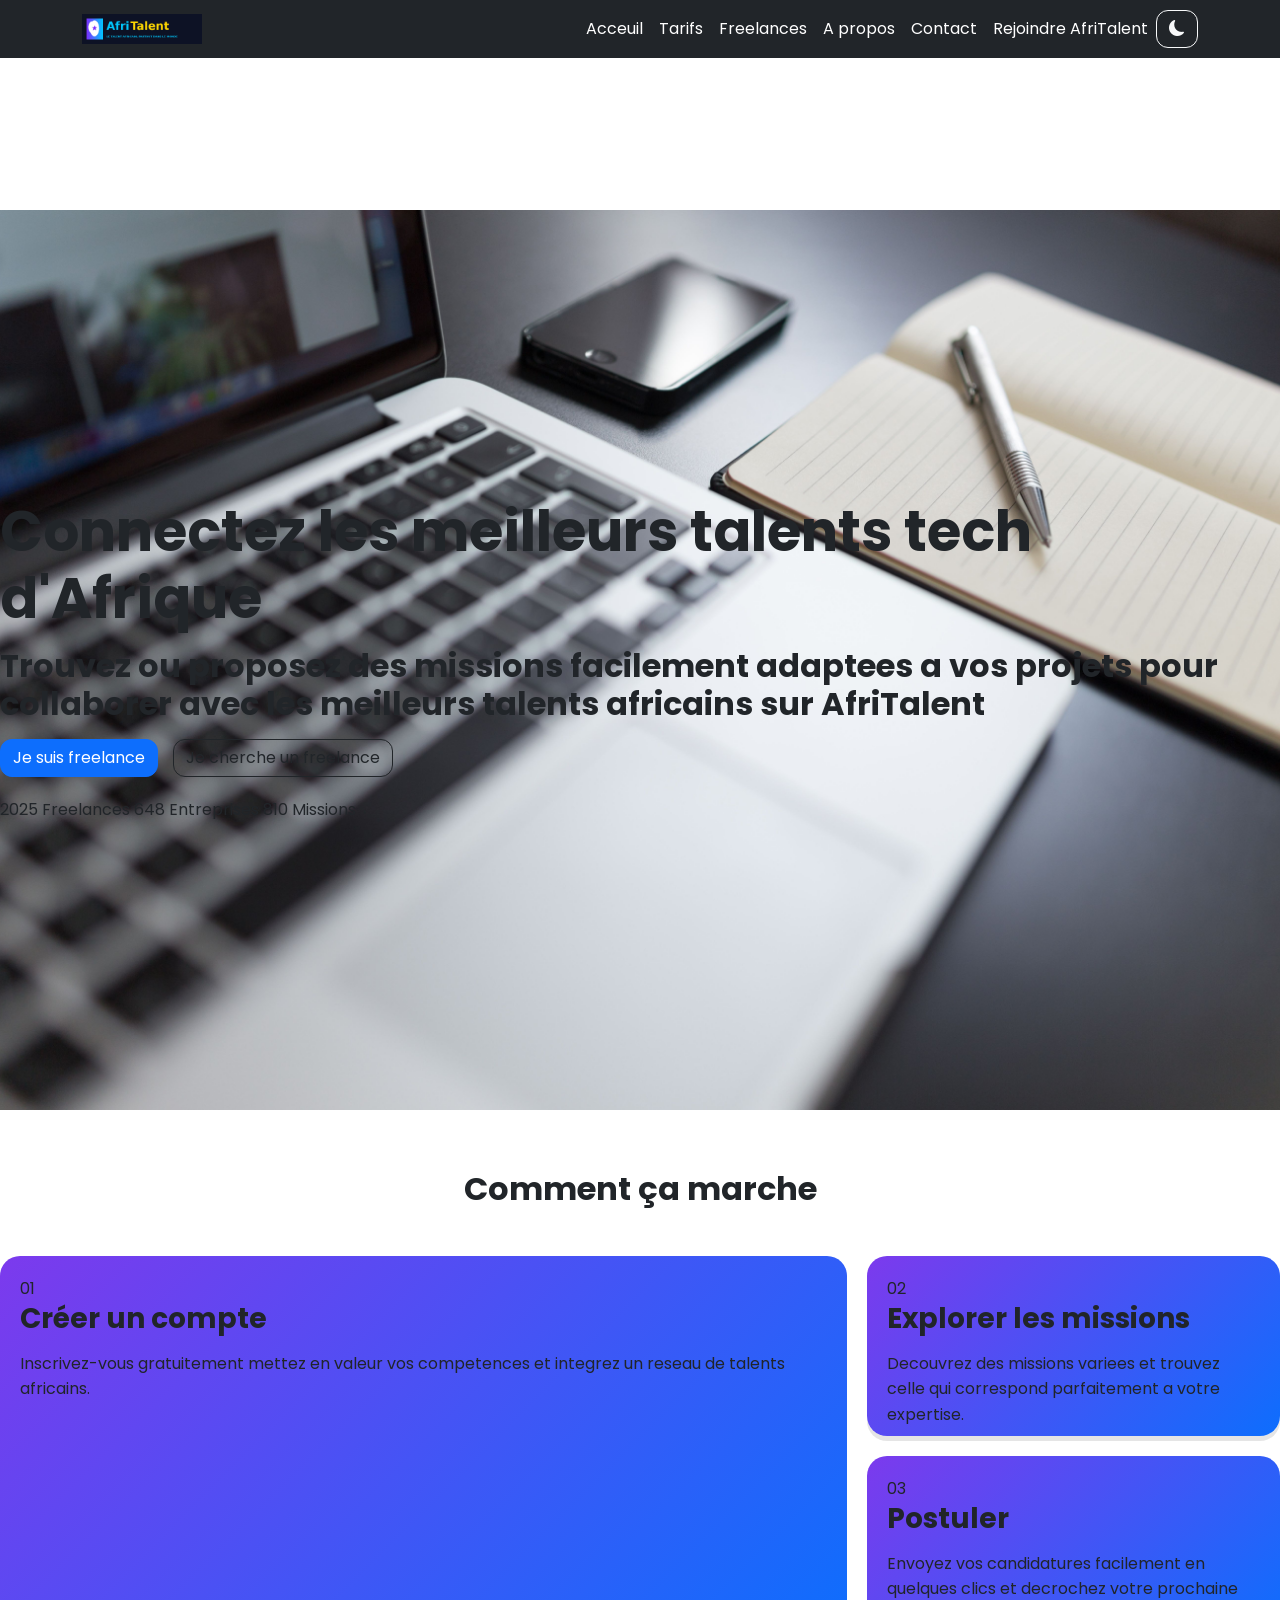
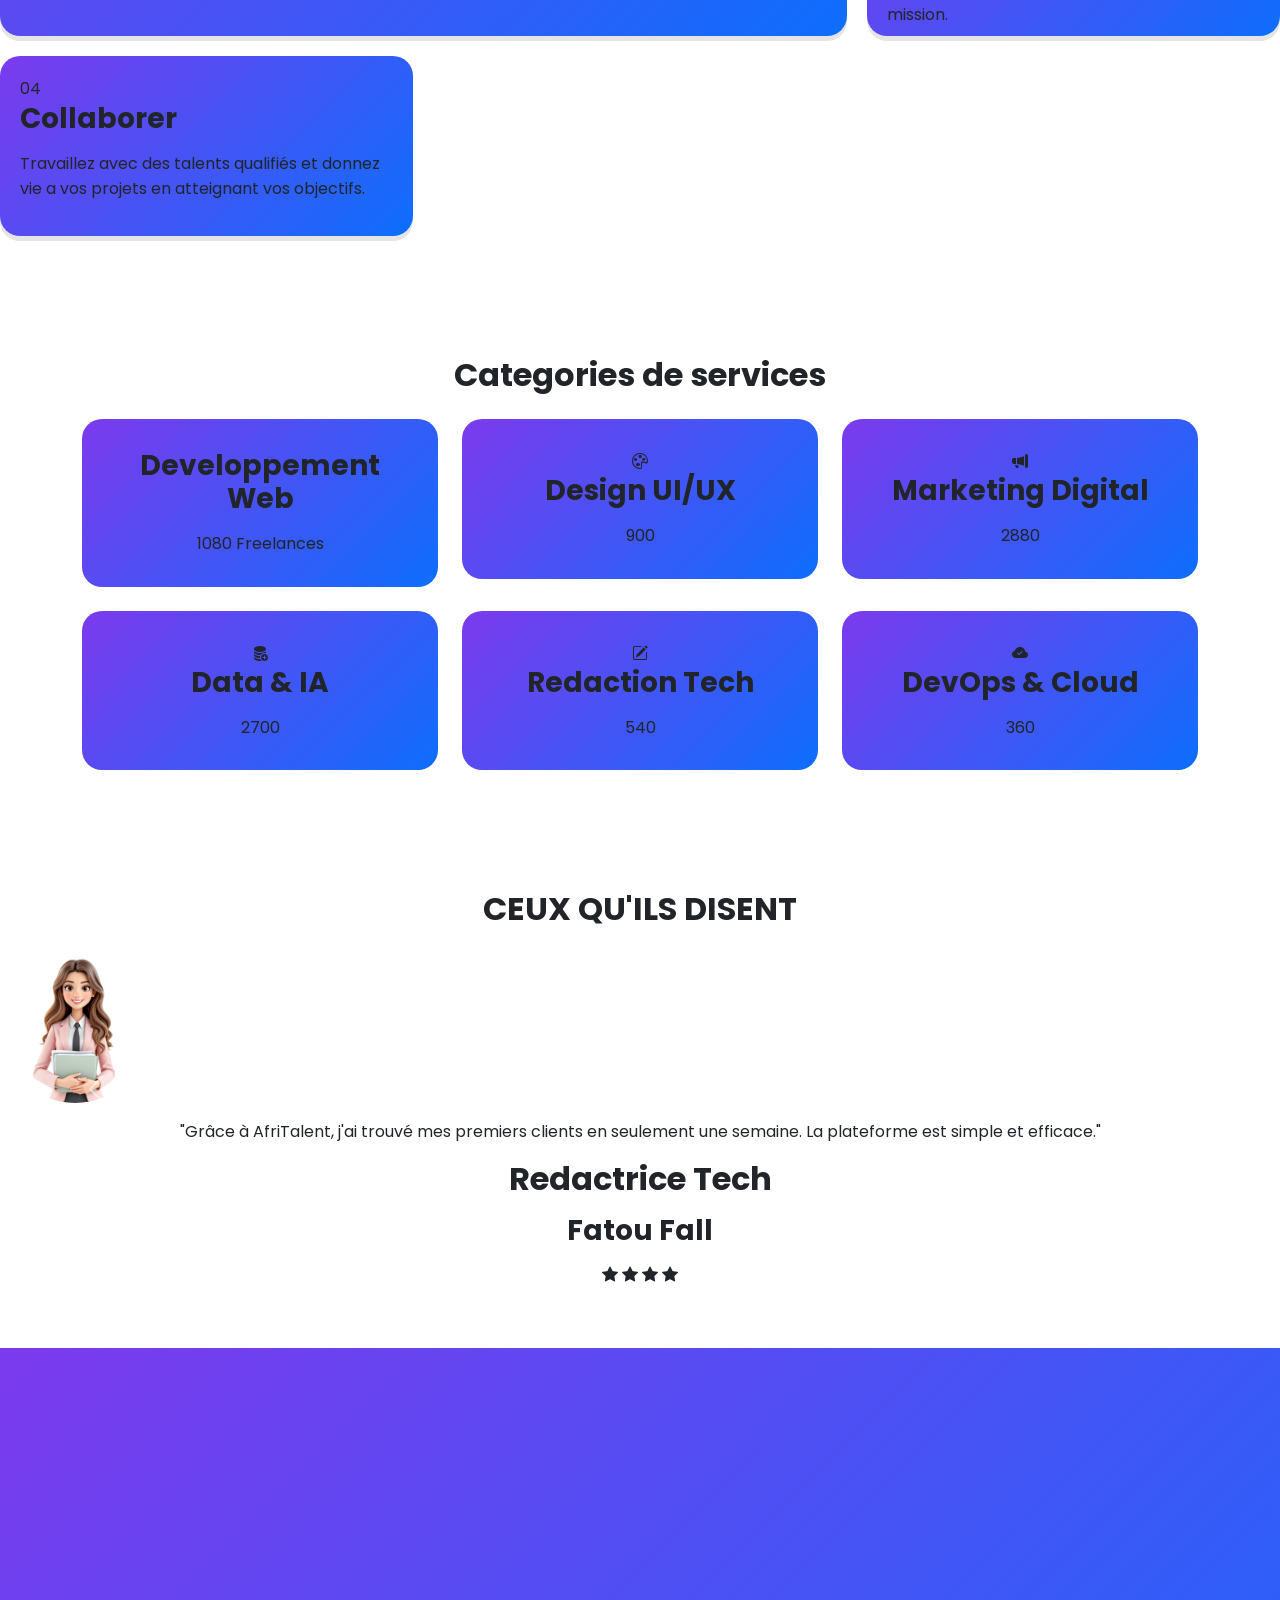
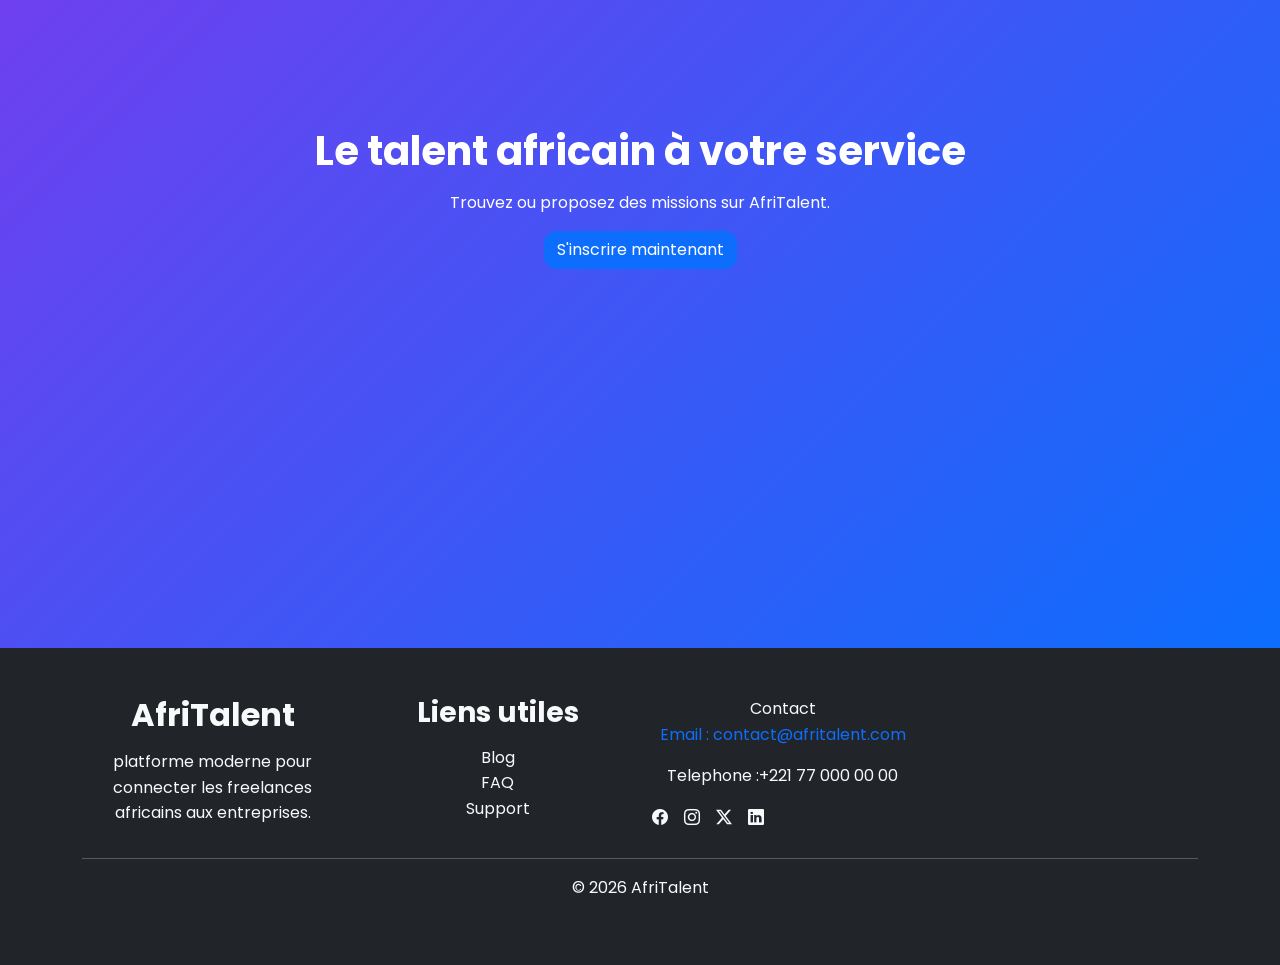
<file: index.html>
<!DOCTYPE html>
<html lang="fr">
<head>

    <meta charset="UTF-8">
    <meta name="viewport" content="width=device-width, initial-scale=1.0">
    <link href="https://cdn.jsdelivr.net/npm/bootstrap@5.3.0/dist/css/bootstrap.min.css" rel="stylesheet">
    <link rel="stylesheet" href="https://cdn.jsdelivr.net/npm/bootstrap-icons@1.11.3/font/bootstrap-icons.min.css">
    <link rel="preconnect" href="https://fonts.googleapis.com">
<link rel="preconnect" href="https://fonts.gstatic.com" crossorigin>
<link href="https://fonts.googleapis.com/css2?family=Poppins:ital,wght@0,100;0,200;0,300;0,400;0,500;0,600;0,700;0,800;0,900;1,100;1,200;1,300;1,400;1,500;1,600;1,700;1,800;1,900&display=swap" rel="stylesheet">
    <link rel="stylesheet" href="css/style.css">
     <title>AfriTalent</title>
    </head>
    <body>
        <!-- Barre de navigation principale -->
       <nav class="navbar navbar-expand-lg navbar-dark bg-dark fixed-top">
         <!-- Conteneur Bootstrap pour centrer le contenu -->
        <div class="container">
 <!-- Logo du site -->
           <a class="navbar-brand" href="#">
    <img src="images/logoo-afritalent.jpg" width="120" alt="">
</a>
  <!-- Bouton menu hamburger visible sur petits écrans -->
        <button class="navbar-toggler" type="button" 
        data-bs-toggle="collapse" data-bs-target="#navbarNav">
            <span class="navbar-toggler-icon"></span>
             </button>
               <!-- Contenu de la navbar qui se replie sur mobile -->
    <div class="collapse navbar-collapse" id="navbarNav">
          <!-- Liste des liens de navigation alignés à droite -->
    <ul class="navbar-nav ms-auto">
          <!-- Lien vers la page d'accueil -->
        <li class="nav-item">



            <a class="nav-link active" href="index.html" >Acceuil</a>
        </li>
        <li class="nav-item">
            <a class="nav-link active" href="tarifs.html">Tarifs</a>
        </li>
        <li class="nav-item">
            <a class="nav-link active" href="freelances.html">Freelances</a>
        </li>
        <li class="nav-item">
            <a class="nav-link active" href="about.html">A propos</a>
        </li>
        <li class="nav-item">
            <a class="nav-link active" href="contact.html">Contact</a>
        </li> 
        <li class="nav-item"> 
            <a class="nav-link active" href="contact.html">Rejoindre AfriTalent</a>
        </li>
     </ul> 
      <!-- Bouton permettant d'activer le mode sombre -->
     <button id="theme-toggle" class="btn btn-outline-light">
    <i class="bi bi-moon-fill"></i>
    </button>   
     </div>
     </div>
     
     </nav>
      
     <main>
<!-- Section Hero (principale de la page d'accueil) -->
<section  id="acceuil" class="hero py-5 fade-in">
      <!-- Conteneur du texte principal -->
     <div class="hero-text">
          <!-- Titre principal du site -->
    <h1 class="display-4 fw-bold">Connectez les meilleurs talents tech d'Afrique</h1>
     <!-- Sous-titre de présentation -->
    <h2>Trouvez ou proposez des missions facilement
         adaptees a vos projets pour collaborer avec les meilleurs 
        talents africains sur AfriTalent 
    </h2>
      <!-- Boutons d'action principaux -->
    <div class="hero-buttons">
          <!-- Bouton destiné aux freelances -->
    <a href="" class="btn btn-primary">
  Je suis freelance
</a>
 <!-- Bouton destiné aux entreprises recherchant un freelance -->
    <a href="freelances.html" class="btn btn-outline-dark">
  Je cherche un freelance
</a>
    </div> 
    <div class="hero-stats">
          <!-- Nombre de freelances -->
    <span class="counter" data-target="2500">0</span> Freelances 
    <span class="counter" data-target="800">0</span> Entreprises 
    <span class="counter" data-target="1000">0</span> Missions
</div>
    </div>

</section>
<!-- Section expliquant les étapes d'utilisation de la plateforme -->
<section class="cartes fade-in" >
     <!-- Titre de la section -->
    <h2 class="text-center mb-5">Comment ça marche</h2>
 <!-- Grille Bento contenant les différentes étapes -->
    <div class="bento-grid">
<!-- Étape 1 : Création du compte -->
        <div class="bento-item big">
            <span class="etape">01</span>
            <h3>Créer un compte</h3>
            <p>Inscrivez-vous gratuitement mettez en valeur 
                vos competences et integrez un reseau de talents
                africains.</p>
        </div>

        <div class="bento-item">
            <span class="etape">02</span>
            <h3>Explorer les missions</h3>
            <p>Decouvrez des missions variees et trouvez celle 
                qui correspond parfaitement a votre expertise.</p>
        </div>

        <div class="bento-item">
            <span class="etape">03</span>
            <h3>Postuler</h3>
            <p>Envoyez vos candidatures facilement en quelques clics 
                et decrochez votre prochaine mission.</p>
        </div>

        <div class="bento-item">
            <span class="etape">04</span>
            <h3>Collaborer</h3>
            <p>Travaillez avec des talents qualifiés et
                donnez vie a vos projets en atteignant vos objectifs.</p>
        </div>

    </div>
</section>
 <!-- Section des catégories de services proposées sur la plateforme -->
<section>
      <!-- Conteneur principal -->
    <div class="container" id="Categories">
          <!-- Titre de la section -->
        <h2 class="text-center mb-4">Categories de services</h2>
 <!-- Ligne Bootstrap contenant les cartes -->
        <div class="row g-4">
  <!-- Catégorie Développement Web -->
            <div class="col-12 col-md-6 col-lg-4">
                <div class="category-card">
                    <h3>Developpement Web</h3>
                    <span class="counter" data-target="3000">0</span> Freelances 
                </div>
            </div>

            <div  class="col-12 col-md-6 col-lg-4">
                <div class="category-card">
                    <i class="bi bi-palette"></i>
                    <h3>Design UI/UX</h3>
                   <span class="counter" data-target="2500">0</span>
                </div>
            </div>
            <div class="col-12 col-md-6 col-lg-4">
                <div class="category-card">
                    <i class="bi bi-megaphone-fill"></i>
                    <h3>Marketing Digital</h3>
                    <span class="counter" data-target="8000">0</span>
                </div>
            </div>

            <div class="col-12 col-md-6 col-lg-4">
                <div class="category-card">
                    <i class="bi bi-database-fill-add"></i>
                    <h3>Data & IA</h3>
                    <span class="counter" data-target="7500">0</span> 
                </div>
            </div>

            <div class="col-12 col-md-6 col-lg-4">
                <div class="category-card">
                    <i class="bi bi-pencil-square"></i>
                    <h3>Redaction Tech</h3>
                <span class="counter" data-target="1500">0</span> 
                </div>
            </div>

            <div class="col-12 col-md-6 col-lg-4">
                <div class="category-card">
                    <i class="bi bi-cloud-check-fill"></i>
                    <h3>DevOps & Cloud</h3>
                    <span class="counter" data-target="1000">0</span>
                </div>
            </div>

        </div>
    </div>
</section>
</main>
<!-- Section des témoignages clients -->
    <section class="fade-in">
         <!-- Titre de la section -->
    <h2  class="text-center mb-4"> CEUX QU'ILS DISENT</h2>
<!-- Carrousel Bootstrap des témoignages -->
        <div id="carouselExample" class="carousel slide" data-bs-ride="carousel">
            <div class="carousel-inner">
<!-- Premier témoignage (actif au chargement) -->
            <div class="carousel-item active text-center">
                 <!-- Photo du témoin -->
            <img src="images/icon3.jpg" 
            alt="icon" class="rounded-circle mb-3" 
            width="150" height="150">
             <!-- Avis du client -->
            <p>"Grâce à AfriTalent, j'ai trouvé mes premiers clients 
                en seulement une semaine. La plateforme est simple et efficace."
        
            </p>
<!-- Métier et nom -->
            <h2>Redactrice Tech</h2>
            <h3>Fatou Fall</h3>
 <!-- Note en étoiles -->
            <i class="bi bi-star-fill"></i>
            <i class="bi bi-star-fill"></i>
            <i class="bi bi-star-fill"></i>
            <i class="bi bi-star-fill"></i>
            
            </div>
           

        <div class="carousel-item text-center">
            <img src="images/icon1.jpg"   
            class="rounded-circle mb-3"
             width="150" height="150"
            alt="KHADY" >
            <p>"J'aime la diversité des projets proposés. C'est une vraie opportunité pour les créatifs"
            </p>
            <h2>Designer UI/UX</h2>
            <h3>KHADY DIOP</h3>
            <i class="bi bi-star-fill"></i>
            <i class="bi bi-star-fill"></i>
            <i class="bi bi-star-fill"></i>
            <i class="bi bi-star-fill"></i>
            <i class="bi bi-star-fill"></i>
            </div>
        <div class="carousel-item  text-center">

            <img src="images/icon2.jpg"
             class="rounded-circle mb-3" width="150" height="150"
             alt="Babacar">
             <p>"Nous avons recruté plusieurs freelances
                 qualifiés rapidement. Le processus est fluide et fiable."</p>
            <h2> AfriTalent Devellopeur</h2>
            <h3>Babacar Ndiaye</h3>
             <i class="bi bi-star-fill"></i>
             <i class="bi bi-star-fill"></i>
             <i class="bi bi-star-fill"></i>
             <i class="bi bi-star-fill"></i>
            
        </div>
        </div>
</div>   
<!-- Bouton précédent du carrousel -->
<button class="carousel-control-prev"
 type="button" 
 data-bs-target="#carouselExample"
 data-bs-slide="prev">
 <span class="carousel-control-prev-icon"></span>
    
</button>
<!-- Bouton suivant  du carrousel -->
<button class="carousel-control-next"
type="button"
data-bs-target="#carouselExample"
data-bs-slide="next">
<span class="carousel-control-next-icon"></span>
</button>
</section>
    
 <!-- Section Hero (bannière principale de la page) -->
    <section class="hero py-5  fade-in">
 <!-- Couche de superposition utilisée pour assombrir ou styliser l'image de fond -->
  <div class="hero-overlay"></div>
   <!-- Contenu principal de la bannière -->
  <div class="container hero-content">
      <!-- Titre principal -->
    <h1>Le talent africain à votre service</h1>
     <!-- Texte de présentation -->
    <p>Trouvez ou proposez des missions sur AfriTalent.</p>
  <!-- Bouton d'inscription -->   
    <a href="contact.html" class="btn btn-primary">S'inscrire maintenant</a>
  </div>
</section>
<!-- Pied de page du site -->
    <footer class="bg-dark text-light py-5">
   <!-- Conteneur principal -->       
        <div class="container">
  <!-- Ligne contenant les différentes colonnes -->          
            <div class="row">
<!-- Colonne 1 : Présentation de la plateforme -->
                <div class="col-md-3">
                    <h2> AfriTalent</h2>
                    <p>
                        platforme moderne pour connecter les freelances 
                        africains aux entreprises.
                    </p>
                </div>
             <!-- Colonne 2 : Liens utiles -->
                <div class="col-md-3">
                    <h3>Liens utiles</h3>
                    <ul class="list-unstyled">
                        <li>
                            <a href="about.html" class="text-light text-decoration-none ">
                                Blog
                            </a>
                        </li>
                        <li>
                            <a href="Tarifs.html" class="text-light text-decoration-none">
                                FAQ
                            </a>
                        </li>
                        <li>
                            <a href="#" class="text-light text-decoration-none ">
                                Support
                            </a>
                        </li>
                    </ul>
                </div>
                <!--colonne4-->
                <div class="col-md-3">
                    <a href="contact.html" class="text-light text-decoration-none">Contact</a>
                    <p>
                       <a href="mailto:contact@afritalent.com "> Email : contact@afritalent.com</a>
                    </p>
                    <p>Telephone :+221 77 000 00 00</p>
                    <div class="d-flex gap-3">
                        <i class="bi bi-facebook"></i>
                        <i class="bi bi-instagram"></i>
                        <i class="bi bi-twitter-x"></i>
                        <i class="bi bi-linkedin"></i>
                        
                    </div>
                     
                </div>

            </div>
              <!-- Ligne de séparation -->
            <hr>
            
                <p class="text-center">© <span id="year"></span> AfriTalent</p>


        </div>

    </footer>


   <script src="https://cdn.jsdelivr.net/npm/bootstrap@5.3.0/dist/js/bootstrap.bundle.min.js" ></script>

 <button id="backToTop" class="btn btn-primary">
    
</button>  
<script src="js/main.js"></script>  
</body>
</html>
</file>
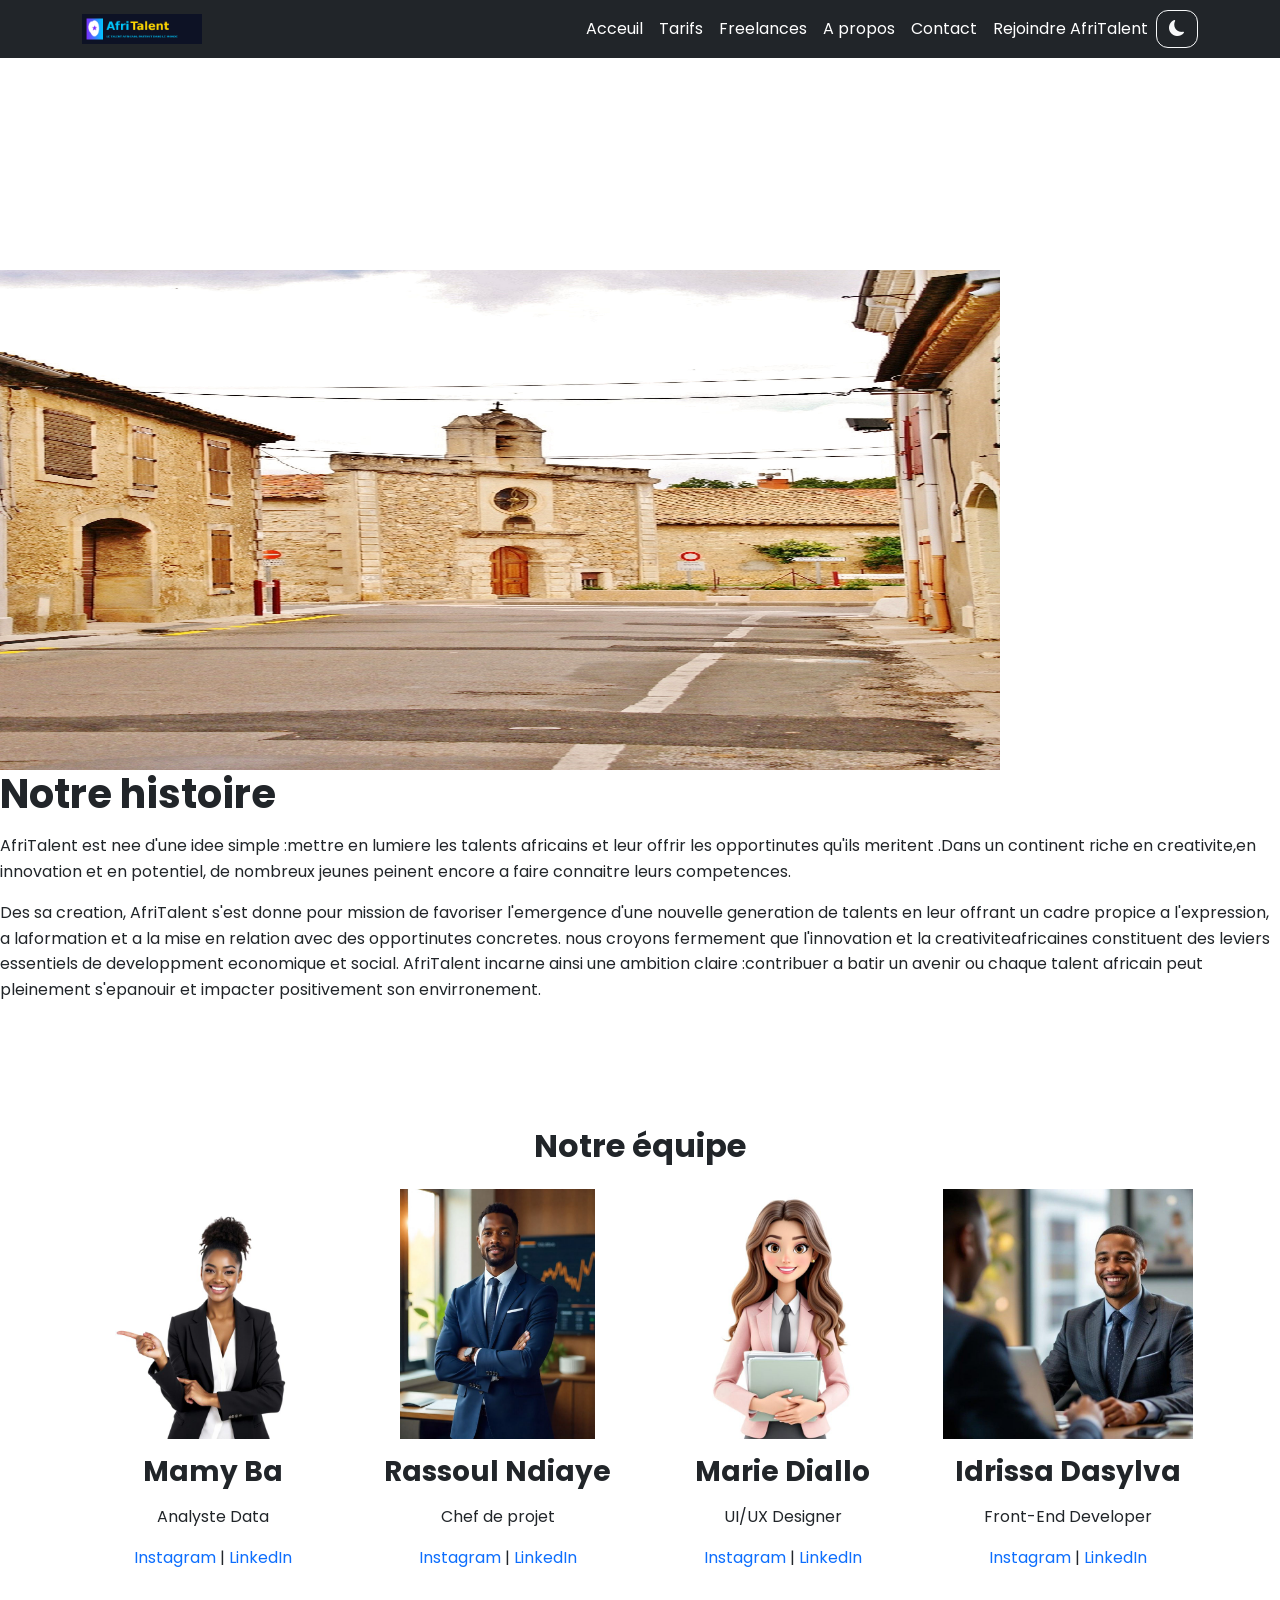
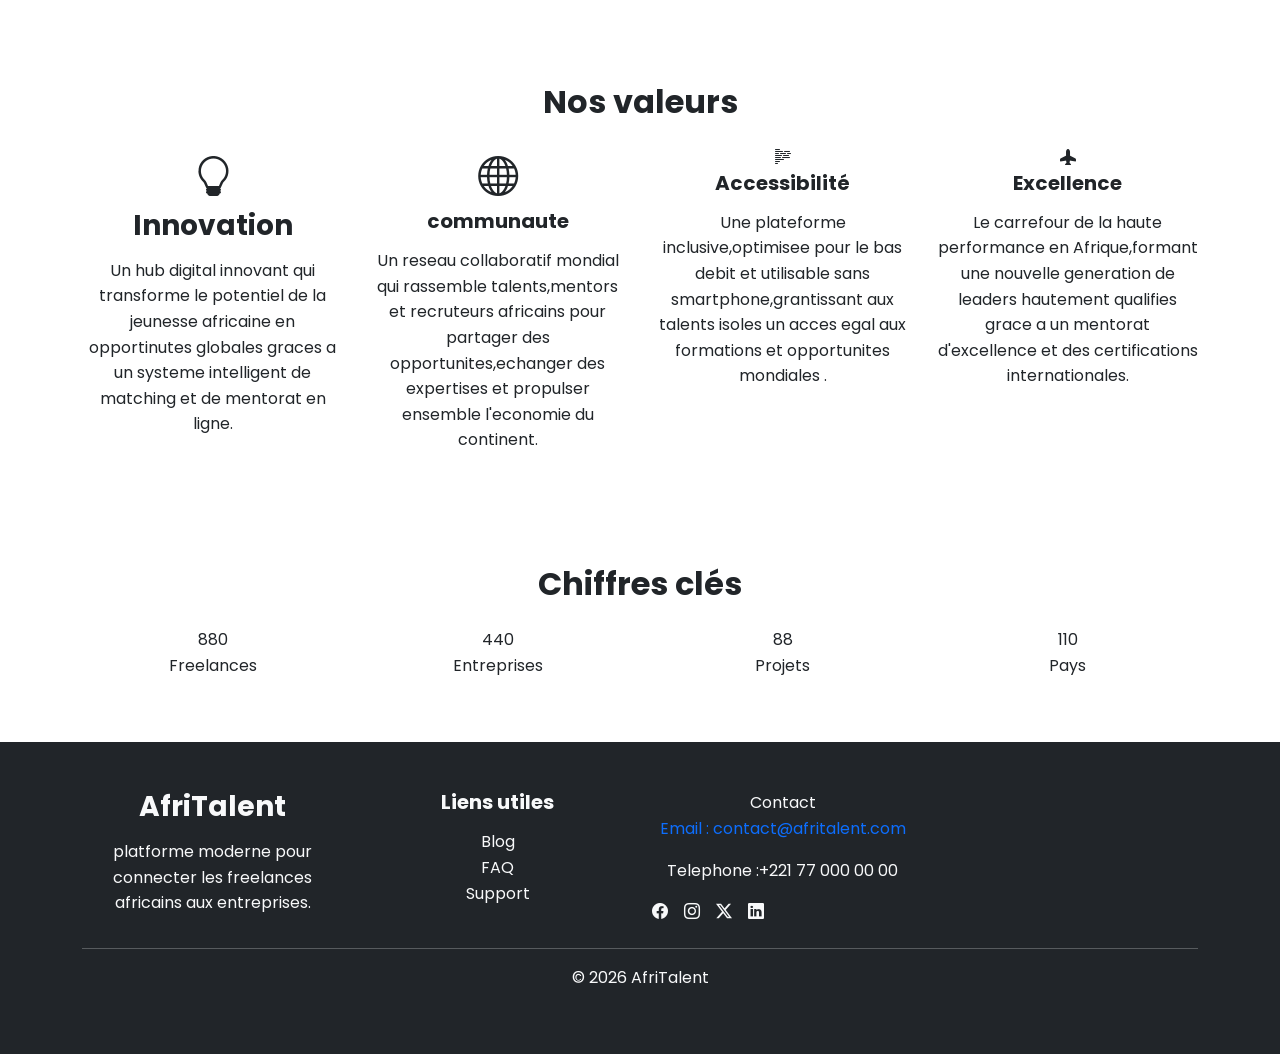
<file: about.html>
<!DOCTYPE html>
<html lang="fr">
<head>
    <meta charset="UTF-8">
    <meta name="viewport" content="width=device-width, initial-scale=1.0"> 
    <title>About-AfriTalent</title>
<link href="https://cdn.jsdelivr.net/npm/bootstrap@5.3.0/dist/css/bootstrap.min.css" rel="stylesheet">
<link rel="stylesheet" href="https://cdn.jsdelivr.net/npm/bootstrap-icons@1.13.1/font/bootstrap-icons.min.css">
 <link href="https://fonts.googleapis.com/css2?family=Poppins:ital,wght@0,100;0,200;0,300;0,400;0,500;0,600;0,700;0,800;0,900;1,100;1,200;1,300;1,400;1,500;1,600;1,700;1,800;1,900&display=swap" rel="stylesheet">   
<link rel="stylesheet" href="css/style.css">
</head>
<body>
    

       <nav class="navbar navbar-expand-lg navbar-dark bg-dark fixed-top">
        <div class="container">
         <a class="navbar-brand fw-bold" href="#">
          <img src="images/logoo-afritalent.jpg " alt="logo" width="120">
        </a>
        <button class="navbar-toggler" type="button" data-bs-toggle="collapse" data-bs-target="#navbarNav">
            <span class="navbar-toggler-icon"></span>
             </button>
    <div class="collapse navbar-collapse" id="navbarNav">
    <ul class="navbar-nav ms-auto">
        <li class="nav-item">
            <a class="nav-link active" href="index.html" >Acceuil</a>
        </li>
        <li class="nav-item">
            <a class="nav-link active" href="Tarifs.html">Tarifs</a>
        </li>
        <li class="nav-item">
            <a class="nav-link active" href="freelances.html">Freelances</a>
        </li>
        <li class="nav-item">
            <a class="nav-link active" href="about.html">A propos</a>
        </li>
        <li class="nav-item">
            <a class="nav-link active" href="contact.html">Contact</a>
        </li> 
        <li class="nav-item"> 
            <a class="nav-link active" href="#">Rejoindre AfriTalent</a>
        </li>
        
     </ul> 
     <button id="theme-toggle" class="btn btn-outline-light">
    <i class="bi bi-moon-fill"></i>
</button>
     </div>
     </div>
     </nav>
     
    <main>
        <!-- Section présentant l'histoire et la mission d'AfriTalent -->
        <section id="histoires" class="fade-in">
       <!-- Image illustrant l'histoire de la plateforme -->      
            <img src="images/histoire2.jpg" alt="image" width="1000" height="500">
      <!-- Titre de la section -->       
            <h1>Notre histoire</h1>
      <!-- Présentation des origines d'AfriTalent -->      
            <p> AfriTalent est nee d'une idee simple :mettre en lumiere les talents africains
                et leur offrir les opportinutes qu'ils meritent .Dans un continent 
                riche en creativite,en innovation et en potentiel, de nombreux jeunes 
                peinent encore a faire connaitre leurs competences.
            </p>
        <!-- Mission et vision de la plateforme -->     
            <p>Des sa creation, AfriTalent s'est donne pour mission de favoriser l'emergence
                d'une nouvelle generation de talents en leur offrant un cadre propice a l'expression,
                a laformation et a la mise en relation avec des opportinutes concretes.
                nous croyons fermement que l'innovation et la creativiteafricaines constituent des leviers 
                essentiels de developpment economique et social. 

                AfriTalent incarne ainsi une ambition claire :contribuer a batir un avenir ou chaque 
                talent africain peut pleinement s'epanouir et impacter positivement son envirronement.
            </p>
            
        </section>
  <!-- Section présentant l'équipe AfriTalent -->      
    <section class="container py-5 fade-in">
  <!-- Titre de la section -->
    <h2 class="text-center mb-4">Notre équipe</h2>
   <!-- Grille des membres de l'équipe -->
    <div class="row g-4">
  <!-- Carte membre 1 -->
        <div class="col-12 col-md-6 col-lg-3">
            <div class="card h-100">
                <img src="images/personne1.jpg" class="card-img-top" alt="..">
                <div class="card-body text-center">
                    <h3>Mamy Ba</h3>
                    <p>Analyste Data</p>
     <!-- Liens réseaux sociaux -->                 
                    <a href="#">Instagram</a> | <a href="#">LinkedIn</a>
                </div>
            </div>
        </div>

        <!-- CARD 2 -->
        <div class="col-12 col-md-6 col-lg-3">
            <div class="card h-100">
                <img src="images/personn2.jpg" class="card-img-top" alt="image">
                <div class="card-body text-center">
                    <h3>Rassoul Ndiaye</h3>
                    <p>Chef de projet</p>
                    <a href="#">Instagram</a> | <a href="#">LinkedIn</a>
                </div>
            </div>
        </div>

        <!-- CARD 3 -->
        <div class="col-12 col-md-6 col-lg-3">
            <div class="card h-100">
                <img src="images/icon3.jpg" class="card-img-top" alt="image">
                <div class="card-body text-center">
                    <h3>Marie Diallo</h3>
                    <p>UI/UX Designer</p>
                    <a href="https://www.instagram.com" target="_blank">Instagram</a> | <a href="https://www.linkedin.com" target="_blank">
                        LinkedIn

                    </a>
                </div>
            </div>
        </div>

        <!-- CARD 4 -->
        <div class="col-12 col-md-6 col-lg-3">
            <div class="card h-100">
                <img src="images/personne4.jpg" class="card-img-top" alt="image">
                <div class="card-body text-center">
                    <h3>Idrissa Dasylva</h3>
                    <p>Front-End Developer</p>
                    <a href="https://www.instagram.com" target="_blank">Instagram</a> | <a href="https://www.linkedin.com" target="_blank">LinkedIn</a>
                </div>
            </div>
        </div>

    </div>

</section>
<section class="container py-5 fade-in">
    <h2 class="text-center mb-4">Nos valeurs</h2>
 <!-- Grille des valeurs -->
    <div class="row g-4 text-center">

        <div class="col-12 col-md-3">
            <i class="bi bi-lightbulb fs-1"></i>
            <h3>Innovation</h3>
            <p>Un hub digital innovant qui transforme le potentiel de la jeunesse africaine
             en opportinutes globales graces a un systeme intelligent de matching et de 
            mentorat en ligne.</p>
        </div>

        <div class="col-12 col-md-3">
            <i class="bi bi-globe fs-1"></i>
            <h5>communaute</h5>
            <p>Un reseau collaboratif mondial qui rassemble
                talents,mentors et recruteurs africains pour partager 
                des opportunites,echanger des expertises et propulser
                 ensemble l'economie du continent.   
            </p>
        </div>
        <div class="col-12 col-md-3">
            <i class="bi bi-body-text"></i>
            <h5>Accessibilité</h5>
            <p>Une plateforme inclusive,optimisee 
                pour le bas debit et utilisable 
                sans smartphone,grantissant aux talents 
                isoles un acces egal aux formations et opportunites
                mondiales .
            </p>
        </div>
        <div class="col-12 col-md-3">
            <i class="bi bi-airplane-fill"></i>
            <h5>Excellence</h5>
            <p>Le carrefour de la haute performance
                en Afrique,formant une nouvelle generation 
                de leaders hautement qualifies grace a un mentorat 
                d'excellence et des certifications internationales.
            </p>
        </div>

    </div>
</section>
<!-- Section des statistiques de la plateforme -->
<section class="container py-5 fade-in">
    <h2 class="text-center mb-4">Chiffres clés</h2>
  <!-- Statistiques principales -->
    <div class="row g-4 text-center">
 <!-- Nombre de freelances -->
         <div class="col-12 col-md-6 col-lg-3"> 
            <span class="counter" data-target="4000">0</span> 
            <p>Freelances</p>
        </div>

        <div class="col-12 col-md-6 col-lg-3"> 
            <span class="counter" data-target="2000">0</span>
            <p>Entreprises</p>
        </div>

         <div class="col-12 col-md-6 col-lg-3"> 
            <span class="counter" data-target="400">0</span>
            <p>Projets</p>
        </div>

       <div class="col-12 col-md-6 col-lg-3"> 
            <span class="counter" data-target="500">0</span> 
            <p>Pays</p>
        </div>

    </div>
</section>

    </main> 
    <footer class="bg-dark text-light py-5">
        <div class="container">
            <div class="row">
                <!--collone1-->
                <div class="col-md-3">
                    <h3>AfriTalent</h3>
                    <p>
                        platforme moderne pour connecter les freelances 
                        africains aux entreprises.
                    </p>
                </div>
                <!--colonne2-->
                <div class="col-md-3">
                    <h5>Liens utiles</h5>
                    <ul class="list-unstyled">
                        <li>
                            <a href="about.html" class="text-light text-decoration-none ">
                                Blog
                            </a>
                        </li>
                        <li>
                            <a href="Tarifs.html" class="text-light text-decoration-none">
                                FAQ
                            </a>
                        </li>
                        <li>
                            <a href="#" class="text-light text-decoration-none ">
                                Support
                            </a>
                        </li>
                    </ul>
                </div>
                <!--colonne4-->
                <div class="col-md-3">
                    <a href="contact.html" class="text-light text-decoration-none">Contact</a>
                    <p>
                       <a href="mailto:contact@afritalent.com "> Email : contact@afritalent.com</a>
                    </p>
                    <p>Telephone :+221 77 000 00 00</p>
                    <div class="d-flex gap-3">
                        <i class="bi bi-facebook"></i>
                        <i class="bi bi-instagram"></i>
                        <i class="bi bi-twitter-x"></i>
                        <i class="bi bi-linkedin"></i>
                        
                    </div>
                     
                </div>

            </div>
            <hr>
                <p class="text-center">© <span id="year"></span> AfriTalent</p>

        </div>

    </footer>
<!-- Script Bootstrap pour les composants interactifs -->    
     <script src="https://cdn.jsdelivr.net/npm/bootstrap@5.3.0/dist/js/bootstrap.bundle.min.js"></script>

<!-- Bouton permettant de remonter en haut de la page -->
 <button id="backToTop" class="btn btn-primary">
    
</button>
<!-- Fichier JavaScript principal du projet -->
<script src="js/main.js"></script>
</body>
</html>
</file>
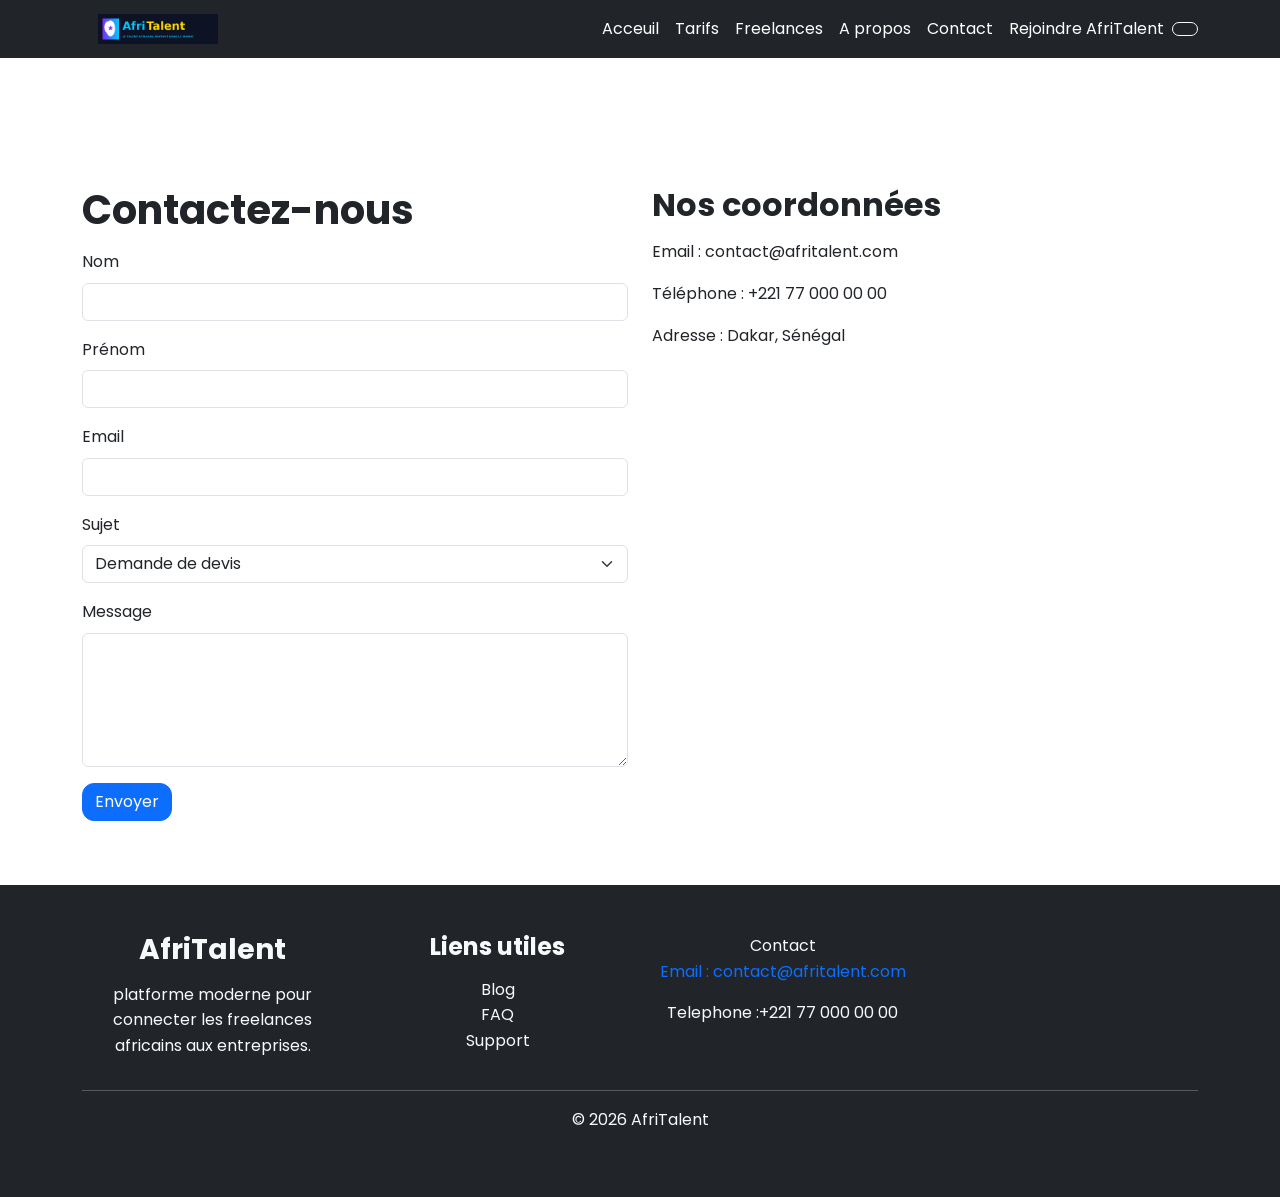
<file: contact.html>
<!DOCTYPE html>
<html lang="en">
<head>
    <meta charset="UTF-8">
    <meta name="viewport" content="width=device-width, initial-scale=1.0"> 
<link href="https://cdn.jsdelivr.net/npm/bootstrap@5.3.0/dist/css/bootstrap.min.css" rel="stylesheet">
 <link href="https://fonts.googleapis.com/css2?family=Poppins:ital,wght@0,100;0,200;0,300;0,400;0,500;0,600;0,700;0,800;0,900;1,100;1,200;1,300;1,400;1,500;1,600;1,700;1,800;1,900&display=swap" rel="stylesheet">   
<link rel="stylesheet" href="css/style.css">
 <title>AfriTalent</title>
</head>
<body>
    

    
    <div>
       <nav class="navbar navbar-expand-lg navbar-dark bg-dark fixed-top">
        <div class="container">
         <a class="navbar-brand fw-bold" href="#"></a>
          <img src="images/logoo-afritalent.jpg " alt="logo" width="120">

        <button class="navbar-toggler" type="button" data-bs-toggle="collapse" data-bs-target="#navbarNav">
            <span class="navbar-toggler-icon"></span>
             </button>
    <div class="collapse navbar-collapse" id="navbarNav">
    <ul class="navbar-nav ms-auto">
        <li class="nav-item">
            <a class="nav-link active" href="index.html">Acceuil</a>
        </li>
        <li class="nav-item">
            <a class="nav-link active" href="tarifs.html">Tarifs</a>
        </li>
        <li class="nav-item">
            <a class="nav-link active" href="freelances.html">Freelances</a>
        </li>
        <li class="nav-item">
            <a class="nav-link active" href="about.html">A propos</a>
        </li>
        <li class="nav-item">
            <a class="nav-link active" href="contact.html">Contact</a>
        </li> 
        <li class="nav-item"> 
            <a class="nav-link active" href="#">Rejoindre AfriTalent</a>
        </li>
        
     </ul> 
     <button id="theme-toggle" class="btn btn-outline-light">
    <i class="bi bi-moon-fill"></i>
</button>
     </div>
     </div>
    </nav>
     </div>
     <!-- Section Contact -->
    <section class="container py-5 mt-5">
    <div class="row g-4">
 <!-- Formulaire de contact -->
        <div class="col-12 col-md-6">
    <!-- Titre du formulaire -->          
            <h1>Contactez-nous</h1>

            <form>
 <!-- Champ Nom -->
                <div class="mb-3">
                    <label class="form-label" >Nom</label>
                    <input type="text" class="form-control" id="name">
                    <small id="nameError"></small>
                </div>
  <!-- Champ Prénom -->
                <div class="mb-3">
                    <label class="form-label" >Prénom</label>
                    <input type="text" class="form-control" id="firstname">
                    <small id="firstnameError"></small>
                </div>
  <!-- Champ Email -->
                <div class="mb-3">
                    <label class="form-label" >Email</label>
                    <input type="email" class="form-control" id="email">
                    <small id="emailError"></small>

                </div>
 <!-- Liste déroulante des sujets -->
                <div class="mb-3">
                    <label class="form-label">Sujet</label>
                    <select class="form-select">
                        <option>Demande de devis</option>
                        <option>Support</option>
                        <option>Partenariat</option>
                    </select>
                </div>
  <!-- Zone de saisie du message -->
                <div class="mb-3">
                    <label class="form-label">Message</label>
                    <textarea class="form-control" rows="5" id="message"></textarea>
                    <small id="messageError"></small>
                </div>
    <!-- Bouton d'envoi -->
                <button type="submit" class="btn btn-primary">Envoyer</button>
  <!-- Message de succès affiché après validation -->               
                <p id="successMsg"></p>

            </form>
        </div>

        <!-- INFOS CONTACT -->
        <div class="col-12 col-md-6">
            <h2>Nos coordonnées</h2>

            <p>Email : contact@afritalent.com</p>
            <p>Téléphone : +221 77 000 00 00</p>
            <p>Adresse : Dakar, Sénégal</p>
 <!-- Carte Google Maps -->
            <div class="mt-4">
    <iframe
    src="https://www.google.com/maps/embed?pb=!1m18!1m12!1m3!1d61744.444567618295!2d-17.50702465794345!3d14.711020811709197!2m3!1f0!2f0!3f0!3m2!1i1024!2i768!4f13.1!3m3!1m2!1s0xec172f5b3c5bb71%3A0xb17c17d92d5db21f!2sDakar!5e0!3m2!1sfr!2ssn!4v1781362316035!5m2!1sfr!2ssn"
    class="map-frame"
    height="250"
    loading="lazy"
    allowfullscreen>
</iframe>
        
        
    
</div>

        </div>
            

    </div>
</section>
    

            
    <footer class="bg-dark text-light py-5">
        <div class="container">
            <div class="row">
                <!--collone1-->
                <div class="col-md-3">
                    <h3>AfriTalent</h3>
                    <p>
                        platforme moderne pour connecter les freelances 
                        africains aux entreprises.
                    </p>
                </div>
                <!--colonne2-->
                <div class="col-md-3">
                    <h4>Liens utiles</h4>
                    <ul class="list-unstyled">
                        <li>
                            <a href="about.html" class="text-light text-decoration-none ">
                                Blog
                            </a>
                        </li>
                        <li>
                            <a href="Tarifs.html" class="text-light text-decoration-none">
                                FAQ
                            </a>
                        </li>
                        <li>
                            <a href="#" class="text-light text-decoration-none ">
                                Support
                            </a>
                        </li>
                    </ul>
                </div>
                <!--colonne4-->
                <div class="col-md-3">
                <a href="contact.html" class="text-light text-decoration-none">Contact</a>
                    <p>
                       <a href="mailto:contact@afritalent.com "> Email : contact@afritalent.com</a>
                    </p>
                    <p>Telephone :+221 77 000 00 00</p>
                    <div class="d-flex gap-3">
                        <i class="bi bi-facebook"></i>
                        <i class="bi bi-instagram"></i>
                        <i class="bi bi-twitter-x"></i>
                        <i class="bi bi-linkedin"></i>
                        
                    </div>
                     
                </div>

            </div>
            <hr>
            
                <p class="text-center">© <span id="year"></span> AfriTalent</p>


        </div>

    </footer>
     <script src=" https://cdn.jsdelivr.net/npm/bootstrap@5.3.0/dist/js/bootstrap.bundle.min.js" ></script>

 <button id="backToTop" class="btn btn-primary">
    
</button>
<script src="js/main.js"></script>
</body>
</html>
</file>
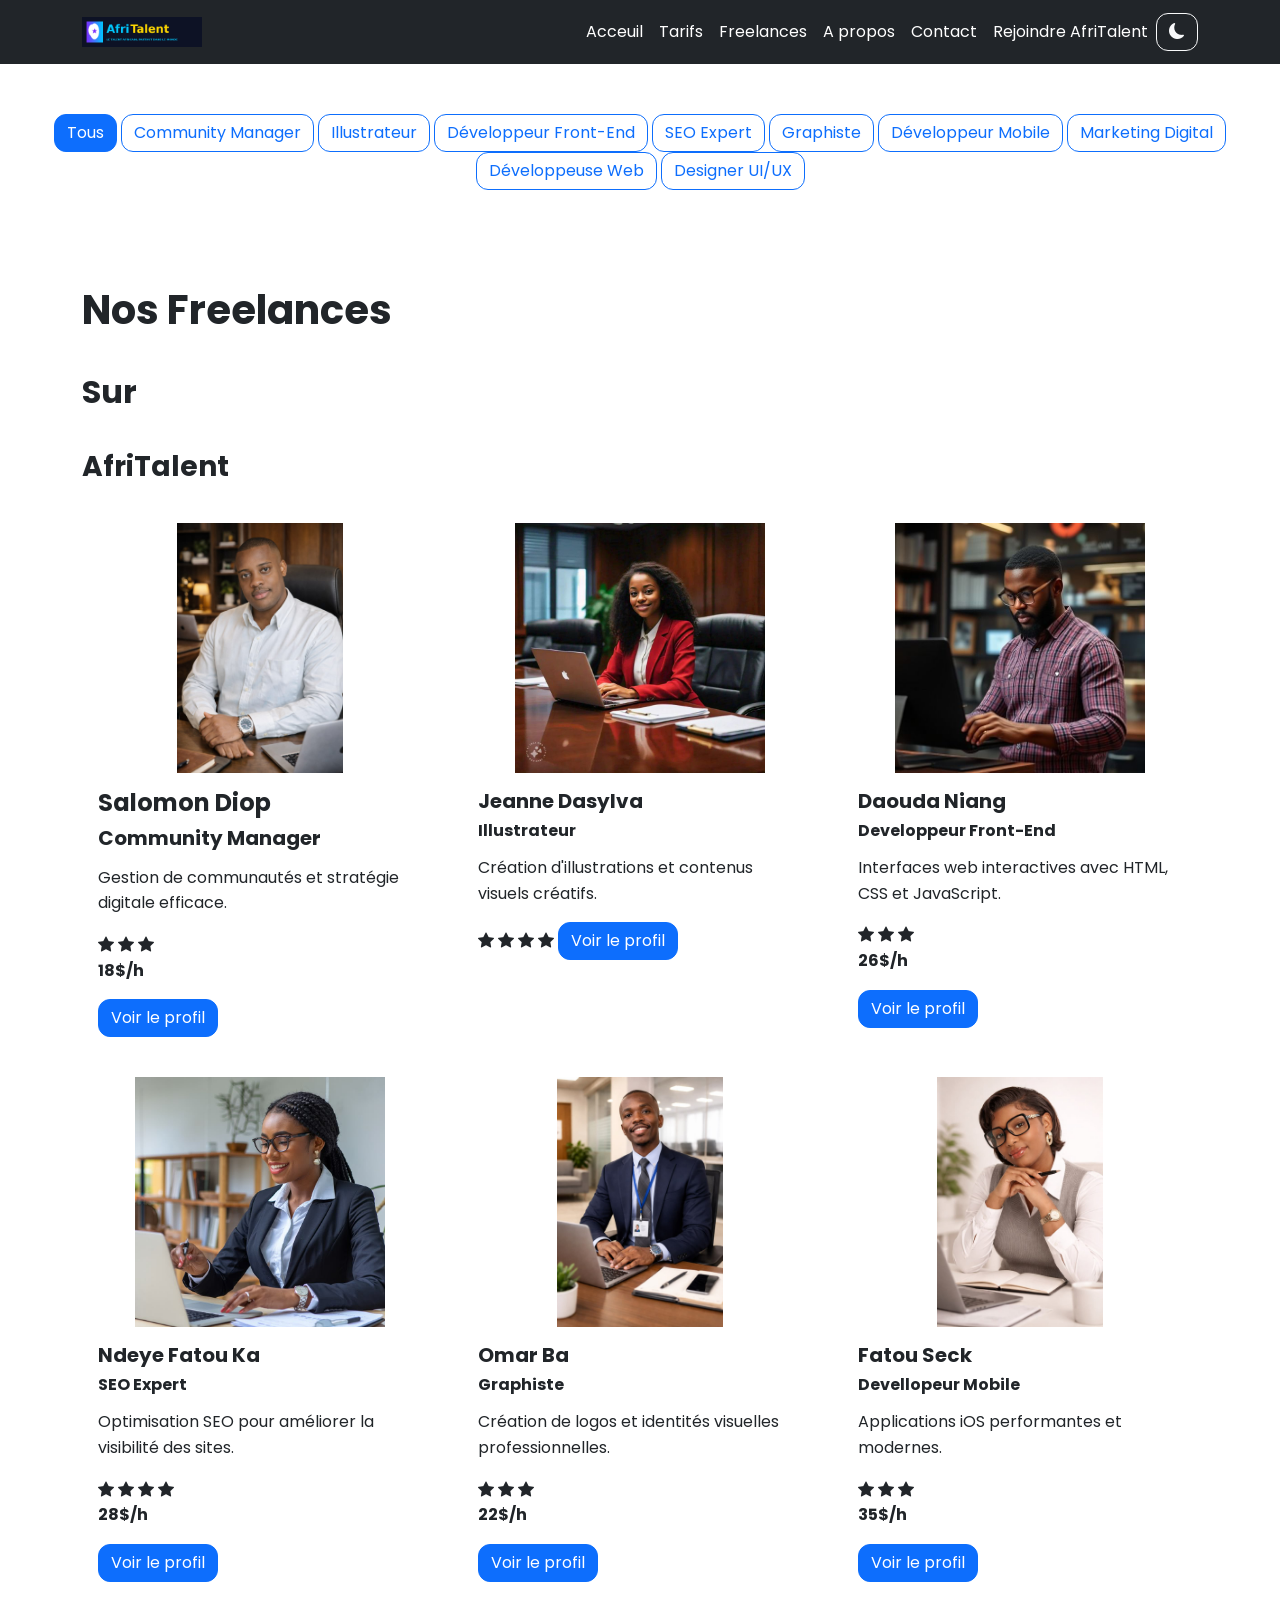
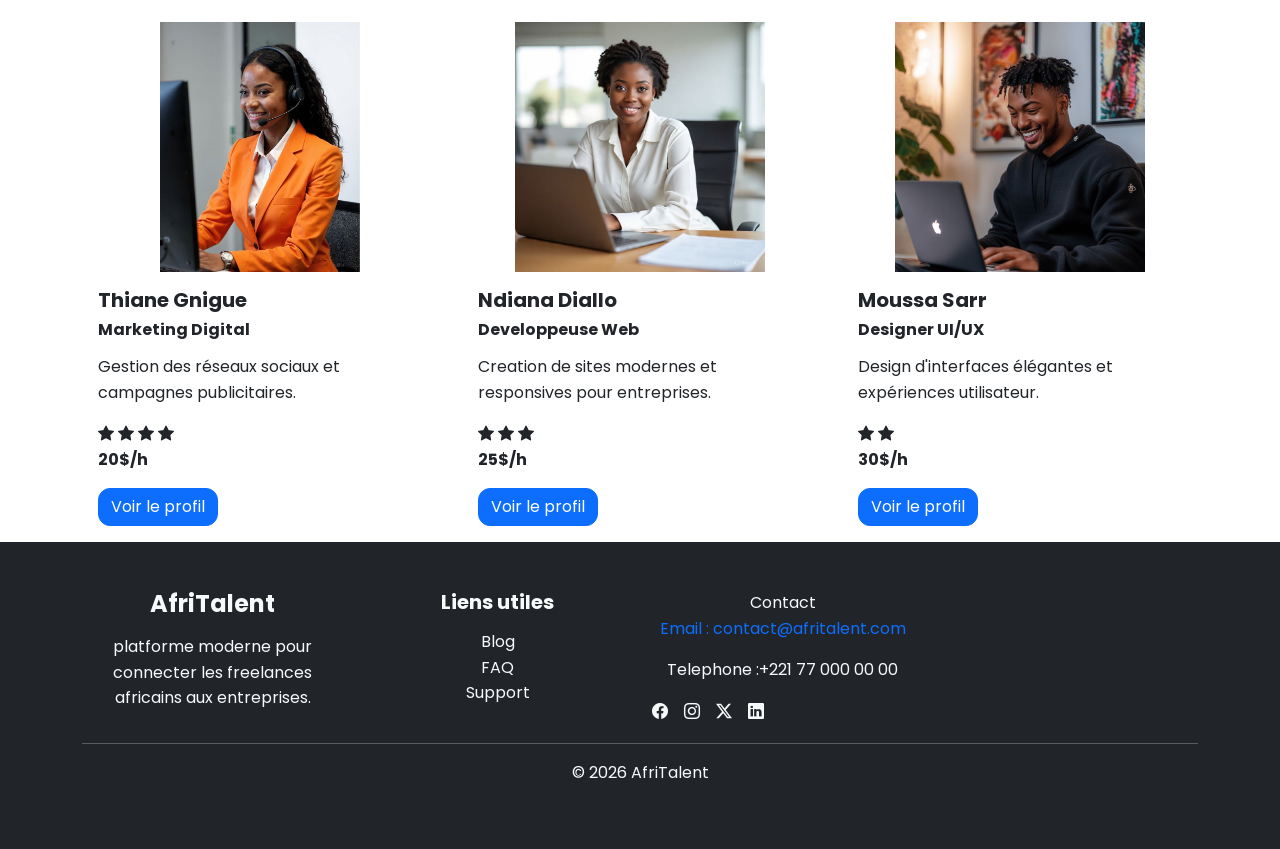
<file: freelances.html>
<!DOCTYPE html>
<html lang="en">
<head>
    <meta charset="UTF-8">
    <meta name="viewport" content="width=device-width, initial-scale=1.0"> 
    <title>Freelances-AfriTalent</title>
<link href="https://cdn.jsdelivr.net/npm/bootstrap@5.3.0/dist/css/bootstrap.min.css" rel="stylesheet">
<link rel="stylesheet" href="https://cdn.jsdelivr.net/npm/bootstrap-icons@1.11.3/font/bootstrap-icons.min.css">
<link href="https://fonts.googleapis.com/css2?family=Poppins:ital,wght@0,100;0,200;0,300;0,400;0,500;0,600;0,700;0,800;0,900;1,100;1,200;1,300;1,400;1,500;1,600;1,700;1,800;1,900&display=swap" rel="stylesheet">
    <link rel="stylesheet" href="css/style.css">
    </head>
<body>
       <nav class="navbar navbar-expand-lg navbar-dark bg-dark fixed-top">
        <div class="container">
           <img src="images/logoo-afritalent.jpg " alt="logo" width="120">

         <a class="navbar-brand fw-bold" href="#"></a>
        <button class="navbar-toggler" type="button" data-bs-toggle="collapse" data-bs-target="#navbarNav">
            <span class="navbar-toggler-icon"></span>
             </button>
    <div class="collapse navbar-collapse" id="navbarNav">
    <ul class="navbar-nav ms-auto">
        <li class="nav-item">
            <a class="nav-link active" href="index.html" >Acceuil</a>
        </li>
        <li class="nav-item">
            <a class="nav-link active" href="tarifs.html">Tarifs</a>
        </li>
        <li class="nav-item">
            <a class="nav-link active" href="freelances.html">Freelances</a>
        </li>
        <li class="nav-item">
            <a class="nav-link active" href="about.html">A propos</a>
        </li>
        <li class="nav-item">
            <a class="nav-link active" href="contact.html">Contact</a>
        </li> 
        <li class="nav-item"> 
            <a class="nav-link active" href="#">Rejoindre AfriTalent</a>
        </li>
    



 </ul> 
 <div class="text-center my-4">
</div>
</div>

    
     <button id="theme-toggle" class="btn btn-outline-light">
    <i class="bi bi-moon-fill"></i>
</button>
     </div>
   </nav>
   <!-- Section des boutons de filtrage des freelances -->
<div class="text-center my-4">

    <button class="filter-btn btn btn-primary" data-filter="all">
        Tous
    </button>

    <button class="filter-btn btn btn-outline-primary" data-filter="Community Manager">
        Community Manager
    </button>

    <button class="filter-btn btn btn-outline-primary" data-filter="Illustrateur">
        Illustrateur
    </button>

    <button class="filter-btn btn btn-outline-primary" data-filter="Developpeur Front-End">
        Développeur Front-End
    </button>

    <button class="filter-btn btn btn-outline-primary" data-filter="SEO Expert">
        SEO Expert
    </button>

    <button class="filter-btn btn btn-outline-primary" data-filter="Graphiste">
        Graphiste
    </button>

    <button class="filter-btn btn btn-outline-primary" data-filter="Devellopeur Mobile">
        Développeur Mobile
    </button>

    <button class="filter-btn btn btn-outline-primary" data-filter="Marketing Digital">
        Marketing Digital
    </button>

    <button class="filter-btn btn btn-outline-primary" data-filter="Developpeuse Web">
        Développeuse Web
    </button>

    <button class="filter-btn btn btn-outline-primary" data-filter="Designer UI/UX">
        Designer UI/UX
    </button>

</div>

 <!-- Section présentant les freelances disponibles -->  
   <div class="container mt-5 pt-5">
    <div class="row g-4">
<!-- Titre de la page -->        
      <h1>Nos Freelances</h1>
      <h2>Sur</h2>
      <h3>AfriTalent</h3>
        <div class="col-12 col-md-6 col-lg-4 freelance-card" data-category="Community Manager">
            <div class="card h-100">
                <img src="images/first.jpg" class="card-img-top" alt="...">

                <div class="card-body">
                    <h4 class="card-title">Salomon Diop</h4>
                    <h5>Community Manager</h5>

                    <p class="card-text">
                        Gestion de communautés et stratégie digitale efficace.
                    </p>

    <i class="bi bi-star-fill"></i>
    <i class="bi bi-star-fill"></i>
    <i class="bi bi-star-fill"></i>
                    <p><strong>18$/h</strong></p>

                    <a href="#" class="btn btn-primary">
                        Voir le profil
                    </a>
                </div>

            </div>
        </div>
  <div class="col-12 col-md-6 col-lg-4 freelance-card" data-category="Illustrateur">
    <div class="card">
        <img src="images/fourth.jpg" class="card-img-top" alt="...">

        <div class="card-body">
            <h5 class="card-title">Jeanne Dasylva</h5>
            <h6>Illustrateur</h6>
            <p class="card-text">Création d'illustrations et contenus visuels créatifs.</p>
<i class="bi bi-star-fill"></i>
<i class="bi bi-star-fill"></i>
<i class="bi bi-star-fill"></i>
<i class="bi bi-star-fill"></i>
            <a href="#" class="btn btn-primary">
                Voir le profil
            </a>
        </div>
 </div>
</div>
  <div class="col-12 col-md-6 col-lg-4 freelance-card" data-category="Developpeur Front-End">
    <div class="card">
        <img src="images/fifth.jpg" class="card-img-top" alt="...">

        <div class="card-body">
            <h5 class="card-title">Daouda Niang</h5>
            <h6>Developpeur Front-End</h6>

            <p class="card-text">
                Interfaces web interactives avec HTML, CSS et JavaScript.
            </p>
<i class="bi bi-star-fill"></i>
<i class="bi bi-star-fill"></i>
<i class="bi bi-star-fill"></i>
            <p><strong>26$/h</strong></p>

            <a href="#" class="btn btn-primary">
                Voir le profil
            </a>
        </div>
    </div>
</div>
  
<div class="col-12 col-md-6 col-lg-4 freelance-card" data-category="SEO Expert">
    <div class="card">
        <img src="images/seventh.jpg" class="card-img-top" alt="...">

        <div class="card-body">
            <h5 class="card-title">Ndeye Fatou Ka</h5>
            <h6>SEO Expert</h6>

            <p class="card-text">
                Optimisation SEO pour améliorer la visibilité des sites.
            </p>
<i class="bi bi-star-fill"></i>
<i class="bi bi-star-fill"></i>
<i class="bi bi-star-fill"></i>
<i class="bi bi-star-fill"></i>
            <p><strong>28$/h</strong></p>

            <a href="#" class="btn btn-primary">
                Voir le profil
            </a>
        </div>
    </div>
</div>
  <div class="col-12 col-md-6 col-lg-4 freelance-card" data-category="Graphiste">
    <div class="card">
        <img src="images/heighth.jpg" class="card-img-top" alt="...">

        <div class="card-body">
            <h5 class="card-title">Omar Ba</h5>
            <h6>Graphiste</h6>

            <p class="card-text">
                Création de logos et identités visuelles professionnelles.
            </p>
<i class="bi bi-star-fill"></i>
<i class="bi bi-star-fill"></i>
<i class="bi bi-star-fill"></i>
            <p><strong>22$/h</strong></p>

            <a href="#" class="btn btn-primary">
                Voir le profil
            </a>
        </div>
    </div>
</div>
  <div class="col-12 col-md-6 col-lg-4 freelance-card" data-category="Devellopeur Mobile">
    <div class="card">
        <img src="images/sixth.jpg" class="card-img-top" alt="...">

        <div class="card-body">
            <h5 class="card-title">Fatou Seck</h5>
            <h6>Devellopeur Mobile</h6>

            <p class="card-text">
                Applications iOS performantes et modernes.
            </p>
<i class="bi bi-star-fill"></i>
<i class="bi bi-star-fill"></i>
<i class="bi bi-star-fill"></i>
            <p><strong>35$/h</strong></p>

            <a href="#" class="btn btn-primary">
                Voir le profil
            </a>
        </div>
    </div>
</div>
  <div class="col-12 col-md-6 col-lg-4 freelance-card" data-category="Marketing Digital">
    <div class="card">
        <img src="images/third.jpg" class="card-img-top" alt="...">

        <div class="card-body">
            <h5 class="card-title">Thiane Gnigue</h5>
            <h6>Marketing Digital</h6>

            <p class="card-text">
                Gestion des réseaux sociaux et campagnes publicitaires.
            </p>
<i class="bi bi-star-fill"></i>
<i class="bi bi-star-fill"></i>
<i class="bi bi-star-fill"></i>
<i class="bi bi-star-fill"></i>
            <p><strong>20$/h</strong></p>

            <a href="#" class="btn btn-primary">
                Voir le profil
            </a>
        </div>
    </div>
</div>
  <div class="col-12 col-md-6 col-lg-4 freelance-card" data-category="Developpeuse Web">
    <div class="card">
        <img src="images/nineth.jpg" class="card-img-top" alt="...">

        <div class="card-body">
            <h5 class="card-title">Ndiana Diallo</h5>
            <h6>Developpeuse Web</h6>

            <p class="card-text">
                Creation de sites modernes et responsives pour entreprises.
            </p>
<i class="bi bi-star-fill"></i>
<i class="bi bi-star-fill"></i>
<i class="bi bi-star-fill"></i>
            <p><strong>25$/h</strong></p>

            <a href="#" class="btn btn-primary">
                Voir le profil
            </a>
        </div>
    </div>
</div>
  <div class="col-12 col-md-6 col-lg-4 freelance-card" data-category="Designer UI/UX">
    <div class="card">
        <img src="images/second.jpg" class="card-img-top" alt="...">

        <div class="card-body">
            <h5 class="card-title">Moussa Sarr</h5>
            <h6>Designer UI/UX</h6>

            <p class="card-text">
                Design d'interfaces élégantes et expériences utilisateur.
            </p>
<i class="bi bi-star-fill"></i>
<i class="bi bi-star-fill"></i>
            <p><strong>30$/h</strong></p>

            <a href="#" class="btn btn-primary">
                Voir le profil
            </a>
            
        </div>
    </div>
</div>

</div>
</div>
    <footer class="bg-dark text-light py-5">
        <div class="container">
            <div class="row">
                <!--collone1-->
                <div class="col-md-3">
                    <h4>AfriTalent</h4>
                    <p>
                        platforme moderne pour connecter les freelances 
                        africains aux entreprises.
                    </p>
                </div>
                <!--colonne2-->
                <div class="col-md-3">
                    <h5>Liens utiles</h5>
                    <ul class="list-unstyled">
                        <li>
                            <a href="#" class="text-light text-decoration-none ">
                                Blog
                            </a>
                        </li>
                        <li>
                            <a href="#" class="text-light text-decoration-none">
                                FAQ
                            </a>
                        </li>
                        <li>
                            <a href="#" class="text-light text-decoration-none ">
                                Support
                            </a>
                        </li>
                    </ul>
                </div>
                <!--colonne4-->
                <div class="col-md-3">
            
                    <a href="contact.html" class="text-light text-decoration-none">Contact</a>
                    <p>
                       <a href="mailto:contact@afritalent.com "> Email : contact@afritalent.com</a>
                    </p>
                    <p>Telephone :+221 77 000 00 00</p>
                    <div class="d-flex gap-3">
                        <i class="bi bi-facebook"></i>
                        <i class="bi bi-instagram"></i>
                        <i class="bi bi-twitter-x"></i>
                        <i class="bi bi-linkedin"></i>
                        
                    </div>
                     
                </div>

            </div>
            <hr>
            <p class="text-center">© <span id="year"></span> AfriTalent</p>

        </div>

    </footer>
      <script src="https://cdn.jsdelivr.net/npm/bootstrap@5.3.0/dist/js/bootstrap.bundle.min.js" >

</script>
<button id="backToTop" class="btn btn-primary">
    
</button>
<script src="js/main.js"></script>
</body>
</html>
</file>
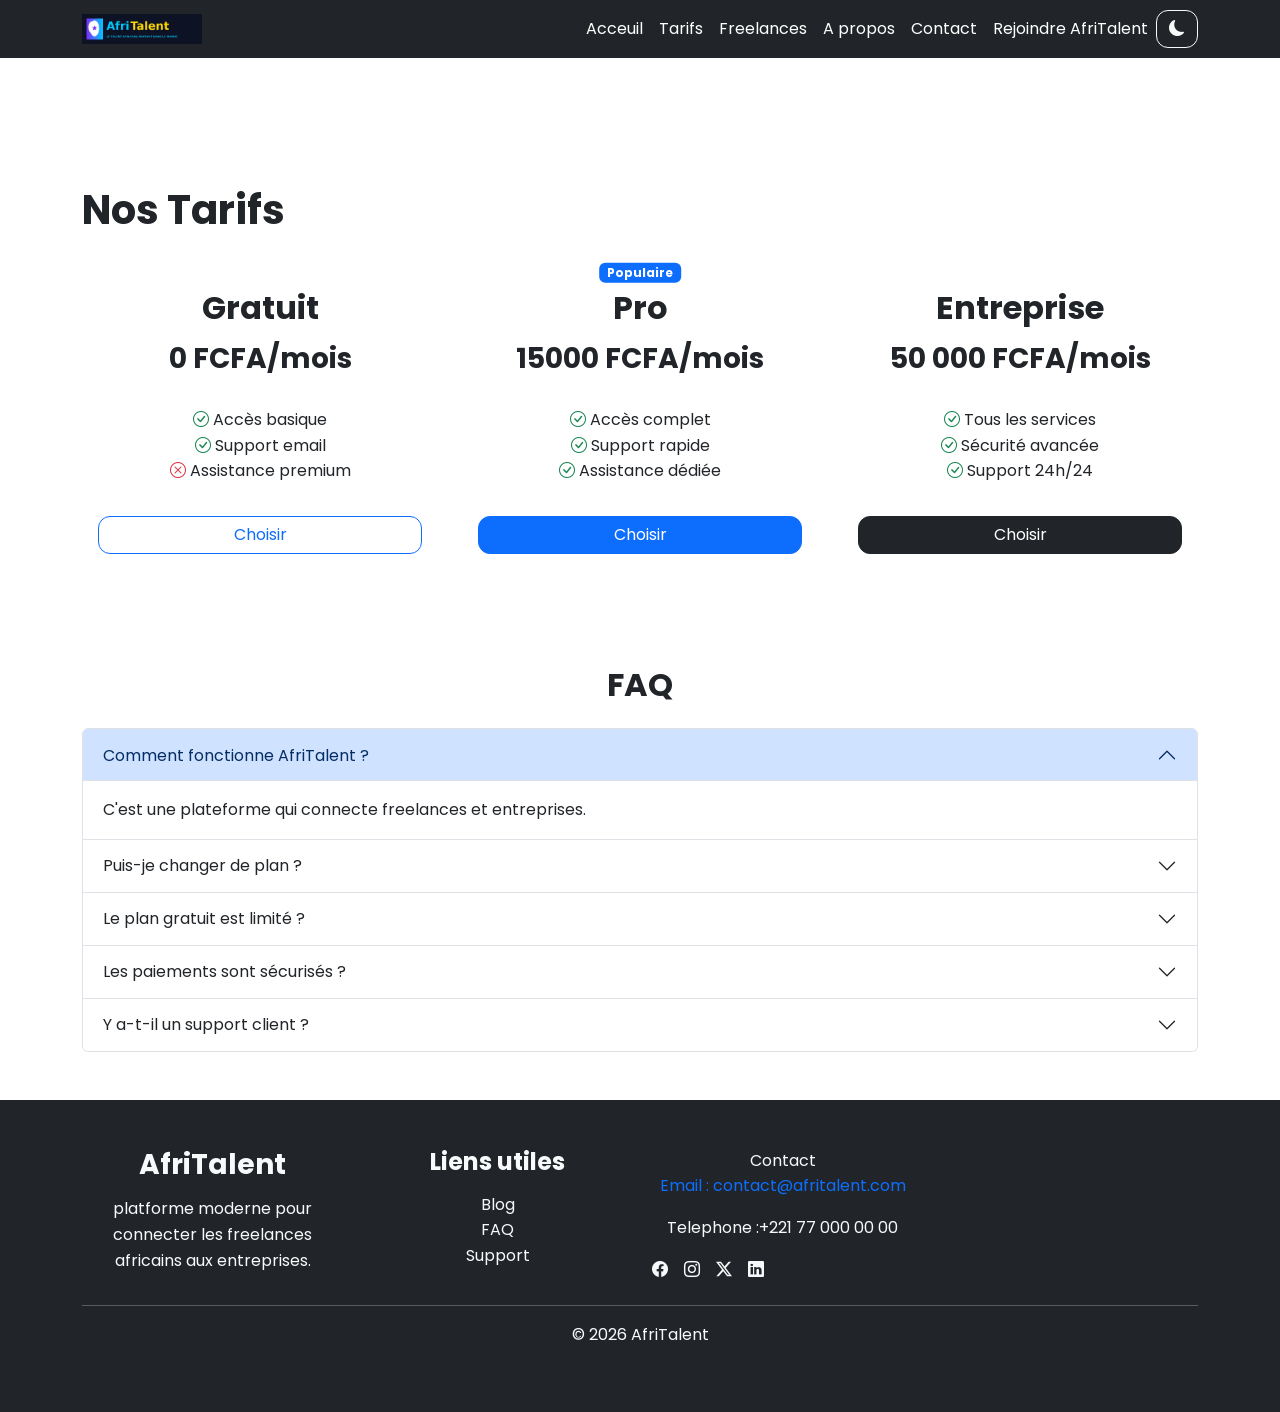
<file: tarifs.html>
<!DOCTYPE html>
<html lang="fr">
<head>
    <meta charset="UTF-8">
    <meta name="viewport" content="width=device-width, initial-scale=1.0">
    <title> Tarifs-AfriTalent</title>
     <link href="https://cdn.jsdelivr.net/npm/bootstrap@5.3.0/dist/css/bootstrap.min.css" rel="stylesheet">
    <link href="https://fonts.googleapis.com/css2?family=Poppins:ital,wght@0,100;0,200;0,300;0,400;0,500;0,600;0,700;0,800;0,900;1,100;1,200;1,300;1,400;1,500;1,600;1,700;1,800;1,900&display=swap" rel="stylesheet">
<link rel="stylesheet" href="https://cdn.jsdelivr.net/npm/bootstrap-icons@1.11.3/font/bootstrap-icons.min.css">
    <link rel="stylesheet" href="css/style.css">
    </head>
    <body>
        <div>
       <nav class="navbar navbar-expand-lg navbar-dark bg-dark fixed-top">
        <div class="container">
         <a class="navbar-brand fw-bold" href="#">
             <img src="images/logoo-afritalent.jpg" alt="logo" width="120"> </a>
 <button class="navbar-toggler" type="button" data-bs-toggle="collapse" data-bs-target="#navbarNav">
    <span class="navbar-toggler-icon"></span>
</button>
<div class="collapse navbar-collapse" id="navbarNav">
 <ul class="navbar-nav ms-auto">
    <li class="nav-item">
         <a class="nav-link active" href="index.html" >Acceuil</a>
    </li>
     <li class="nav-item">
         <a class="nav-link active" href="tarifs.html">Tarifs</a>
     </li>
     <li class="nav-item">
         <a class="nav-link active" href="freelances.html">Freelances</a>
     </li>
     <li class="nav-item">
         <a class="nav-link active" href="about.html">A propos</a>
    </li>
    <li class="nav-item">
         <a class="nav-link active" href="contact.html">Contact</a>
    </li> 
    <li class="nav-item"> 
         <a class="nav-link active" href="#">Rejoindre AfriTalent</a>
    </li>
     </ul> 
     <button id="theme-toggle" class="btn btn-outline-light">
    <i class="bi bi-moon-fill"></i>
</button>
     </div>
     </div>
     </nav>
     </div>
<!-- Section des offres tarifaires -->    
    <section class="py-5">
  <div class="container mt-5">

    <div class="row g-4">
   <!-- Titre de la section -->      
    <h1>Nos Tarifs</h1>
      <!-- GRATUIT -->
      <div class="col-12 col-md-6 col-lg-4">
        <div class="card h-100 text-center p-3">

          <h2>Gratuit</h2>
          <h3>0 FCFA/mois</h3>

          <ul class="list-unstyled mt-3">
            <li><i class="bi bi-check-circle text-success"></i> Accès basique</li>
            <li><i class="bi bi-check-circle text-success"></i> Support email</li>
            <li><i class="bi bi-x-circle text-danger"></i> Assistance premium</li>
          </ul>

          <button class="btn btn-outline-primary mt-3">Choisir</button>

        </div>
      </div>

      <!-- PRO -->
      <div class="col-12 col-md-6 col-lg-4">
        <div class="card h-100 text-center p-3 border-primary position-relative">

          <span class="badge bg-primary position-absolute top-0 start-50 translate-middle">
            Populaire
          </span>

          <h2>Pro</h2>
          <h3>15000 FCFA/mois</h3>

          <ul class="list-unstyled mt-3">
            <li><i class="bi bi-check-circle text-success"></i> Accès complet</li>
            <li><i class="bi bi-check-circle text-success"></i> Support rapide</li>
            <li><i class="bi bi-check-circle text-success"></i> Assistance dédiée</li>
          </ul>

          <button class="btn btn-primary mt-3">Choisir</button>

        </div>
      </div>

      <!-- ENTREPRISE -->
      <div class="col-12 col-md-6 col-lg-4">
        <div class="card h-100 text-center p-3">

          <h2>Entreprise</h2>
          <h3>50 000 FCFA/mois</h3>

          <ul class="list-unstyled mt-3">
            <li><i class="bi bi-check-circle text-success"></i> Tous les services</li>
            <li><i class="bi bi-check-circle text-success"></i> Sécurité avancée</li>
            <li><i class="bi bi-check-circle text-success"></i> Support 24h/24</li>
          </ul>

          <button class="btn btn-dark mt-3">Choisir</button>

        </div>
      </div>

    </div>
  </div>
</section>
<div class="container my-5">

  <h2 class="text-center mb-4">FAQ</h2>
<!-- Accordéon Bootstrap contenant les questions fréquentes -->
  <div class="accordion" id="faq">
  <!-- Question 1 -->
    <div class="accordion-item">
      <h2 class="accordion-header">
        <button class="accordion-button" data-bs-toggle="collapse" data-bs-target="#q1">
          Comment fonctionne AfriTalent ?
        </button>
      </h2>
 <!-- Question 2 -->      
      <div id="q1" class="accordion-collapse collapse show" data-bs-parent="#faq">
        <div class="accordion-body">
          C'est une plateforme qui connecte freelances et entreprises.
        </div>
      </div>
    </div>
 <!-- Question 3 -->
    <div class="accordion-item">
      <h2 class="accordion-header">
        <button class="accordion-button collapsed" data-bs-toggle="collapse" data-bs-target="#q2">
          Puis-je changer de plan ?
        </button>
      </h2>
 <!-- Question 4 -->      
      <div id="q2" class="accordion-collapse collapse" data-bs-parent="#faq">
        <div class="accordion-body">
          Oui, à tout moment depuis votre compte.
        </div>
      </div>
    </div>
 <!-- Question 5 -->
    <div class="accordion-item">
      <h2 class="accordion-header">
        <button class="accordion-button collapsed" data-bs-toggle="collapse" data-bs-target="#q3">
          Le plan gratuit est limité ?
        </button>
      </h2>
      <div id="q3" class="accordion-collapse collapse" data-bs-parent="#faq">
        <div class="accordion-body">
          Oui, il donne accès aux fonctionnalités de base.
        </div>
      </div>
    </div>

    <div class="accordion-item">
      <h2 class="accordion-header">
        <button class="accordion-button collapsed" data-bs-toggle="collapse" data-bs-target="#q4">
          Les paiements sont sécurisés ?
        </button>
      </h2>
      <div id="q4" class="accordion-collapse collapse" data-bs-parent="#faq">
        <div class="accordion-body">
          Oui, toutes les transactions sont sécurisées.
        </div>
      </div>
    </div>

    <div class="accordion-item">
      <h2 class="accordion-header">
        <button class="accordion-button collapsed" data-bs-toggle="collapse" data-bs-target="#q5">
          Y a-t-il un support client ?
        </button>
      </h2>
      <div id="q5" class="accordion-collapse collapse" data-bs-parent="#faq">
        <div class="accordion-body">
          Oui, support disponible selon le plan choisi.
        </div>
      </div>
    </div>

  </div>
</div>

 <footer class="bg-dark text-light py-5">
        <div class="container">
            <div class="row">
                <!--collone1-->
                <div class="col-md-3">
                    <h3>AfriTalent</h3>
                    <p>
                        platforme moderne pour connecter les freelances 
                        africains aux entreprises.
                    </p>
                </div>
                <!--colonne2-->
                <div class="col-md-3">
                    <h4>Liens utiles</h4>
                    <ul class="list-unstyled">
                        <li>
                            <a href="about.html" class="text-light text-decoration-none ">
                                Blog
                            </a>
                        </li>
                        <li>
                            <a href="Tarifs.html" class="text-light text-decoration-none">
                                FAQ
                            </a>
                        </li>
                        <li>
                            <a href="#" class="text-light text-decoration-none ">
                                Support
                            </a>
                        </li>
                    </ul>
                </div>
                <!--colonne4-->
                <div class="col-md-3">
                     <a href="contact.html" class="text-light text-decoration-none">Contact</a>
                    <p>
                       <a href="mailto:contact@afritalent.com "> Email : contact@afritalent.com</a>
                    </p>
                    <p>Telephone :+221 77 000 00 00</p>
                    <div class="d-flex gap-3">
                        <i class="bi bi-facebook"></i>
                        <i class="bi bi-instagram"></i>
                        <i class="bi bi-twitter-x"></i>
                        <i class="bi bi-linkedin"></i>
                        
                    </div>
                     
                </div>

            </div>
            <hr>
            
                <p class="text-center">© <span id="year"></span> AfriTalent</p>

        

        </div>

    </footer>
<script src=" https://cdn.jsdelivr.net/npm/bootstrap@5.3.0/dist/js/bootstrap.bundle.min.js" ></script>


 <button id="backToTop" class="btn btn-primary">
    
</button>
<script src="js/main.js"></script>
</body>
</html>
</file>
<file: css/style.css>
/*VARIABLE CSS */
:root{
--primary-color:#0d6efd;
--secondary-color:#6c757d;
--danger-color:#dc3545;
--light-color:white;
--dark-color:#212529;
--font-main:'Poppins', sans-serif;
--font-secondary:'Roboto', sans-serif;
--border-radius: 12px;
--transition: 0.3s ease;
}


/*reset*/
* {
    margin:0;
    padding:0;
    box-sizing: border-box;
}
/*body*/
body{
    padding-top: 90px;
    font-family:var(--font-main);
    line-height: 1.6;
    background-color: var(--light-color) ;
    color: var(--dark-color);
    line-height: 1.6;
}
/* MAP */
.map-frame {
    width: 100%;
    border: 0;
}
/* ACCUEIL */
#acceuil{
    background-image: url('../images/acceuil.jpg');
    background-position:center ;
    background-size: cover;
    background-repeat: no-repeat;
}
/* NAVBAR */
.navbar{
    position: fixed;
    top: 0;
    width: 100%;
    z-index: 1000;
}
/* HISTOIRE */
#histoire{
    background-image: url('../images/histoire2.jpg');
    background-position:center ;
    background-size: cover;
    background-repeat: no-repeat;
}
/*titres*/
h1,
h2,
h3,
h4,
h5,
h6{
    font-weight: bold;
    margin-bottom: 15px;
}
/*liens*/
a{
    text-decoration: none;
    transition: var(--transition);
}
a:hover{
     opacity: 0.8;
}
/*boutons*/
.btn{
    border-radius: var(--border-radius);
    transition: var(--transition);
}
.btn:hover{
    transform: translateY(-2px);
}
/*for tarifs*/
.card img{
    height: 250px;
    width: 100%;
    object-fit: contain;
}

/*cartes*/
.card{
    border:none;
    border-radius: var(--border-radius);
    /*overflow: hidden;*/
    transition: var(--transition);
}
.card:hover{
    transform: translateY(-5px);
}
/*IMAGES*/
img{
    max-width: 100%;
    display: block;
}
#acceuil {
  position: relative;
  background-image: url('../images/acceuil.jpg');
  background-size: cover;
  background-position: center;
  min-height: 100vh;
  display: flex;
  align-items: center;
}

.hero-overlay {
  position: absolute;
  inset: 0;
  background:linear-gradient(135deg,#7c3aed,#0d6efd);
}

.hero-content {
  position: relative;
  z-index: 2;
  color: white;
  text-align: center;
}
/*section*/
section{
    padding: 60px 0;
}
/*footer*/
footer{
    background-color: var(--dark-color);
    color: white;
    padding: 20px 0;
    text-align: center;
}
/*responsive*/
@media(max-width:768px){
    h1{
        font-size :28px;
    }
    h2{
        font-size: 24px;
    }
    section{
        padding: 40px 0;
    }
}
/*hero*/
.hero{
    min-height: 100vh;
    display: flex;
    align-items: center;
    justify-content: space-between;
    gap: 40px;
    flex-wrap: wrap;
}
.hero-text h1 {
    font-weight: bold;
}
.hero-text p{
    margin: 20px  0;
    font-size: 18px;
}
.hero-buttons{
    display: flex;
    gap: 15px;
    margin-bottom: 20px;

}
.hero-image img{
    width: 500px;
    border-radius: 20px;
}
/*bento grid*/
.bento-grid{
    display: grid;
    grid-template-columns: repeat(3,1fr);
     grid-auto-rows: 180px;
    gap: 20px;
}
.bento-item{
    background:linear-gradient(135deg,#7c3aed,#0d6efd);
    padding: 20px;
    border-radius: 20px;
    box-shadow: 0 5px rgba(0, 0,0,0.1);
}
.bento-item.big{
    grid-column: span 2;
    grid-row: span 2;
}
.big{
    grid-column: span 2;
}
/*categories*/
.categories-grid{
    display: grid;
    grid-template-columns: repeat(auto-fit, minmax(250px, 1fr));
    gap: 20px;
}
.category-card{
    background: linear-gradient(135deg,#7c3aed,#0d6efd);
    padding: 30px;
    border-radius: 20px;
    text-align: center;
    transition: 0.3s ease;
}
.category-card:hover{
    transform: translateY(-10px);
    box-shadow: 0 10px 20px rgba(0,0,0,0.1);
    
}


/*TABLETTE*/
@media (max-width:768px)
{
    .hero h1 {
        font-size:2rem;
    }
    .hero-buttons {
        display:flex ;
        flex-direction:column;
        gap: 10px;
    }
}
/*MOBILE*/
@media (max-width :375px) {
    .hero h1 {
        font-size:1.5rem;
    
    }
    .hero h2 {
        font-size:1rem;
    }
    .hero-buttons .btn{
        width: 100%;
    }
}
@media (max-width:768px){
    .card {
        margin:auto;
    }
}
@media (max-width:576px){ 
    .navbar-brand {
        font-size:1rem;
    }
}
main{
    margin-top: 120px;
}
/* Dark Mode */
body.dark-mode{
    background-color:#121212;
    color:white;
}

/* Navbar au scroll */
.navbar.scrolled{
    background-color:#212529 ;
    box-shadow:0 4px 10px rgba(0,0,0,0.2);
    padding-top:5px;
    padding-bottom:5px;
    transition:all 0.3s ease;
}

/* Bouton retour en haut */
#backToTop{
    position:fixed;
    bottom:20px;
    right:20px;
    display:none;
    z-index:999;
}
.fade-in{
    opacity:0;
    transform:translateY(40px);
    transition:all 0.8s ease;
}

.fade-in.show{
    opacity:1;
    transform:translateY(0);
}
</file>
